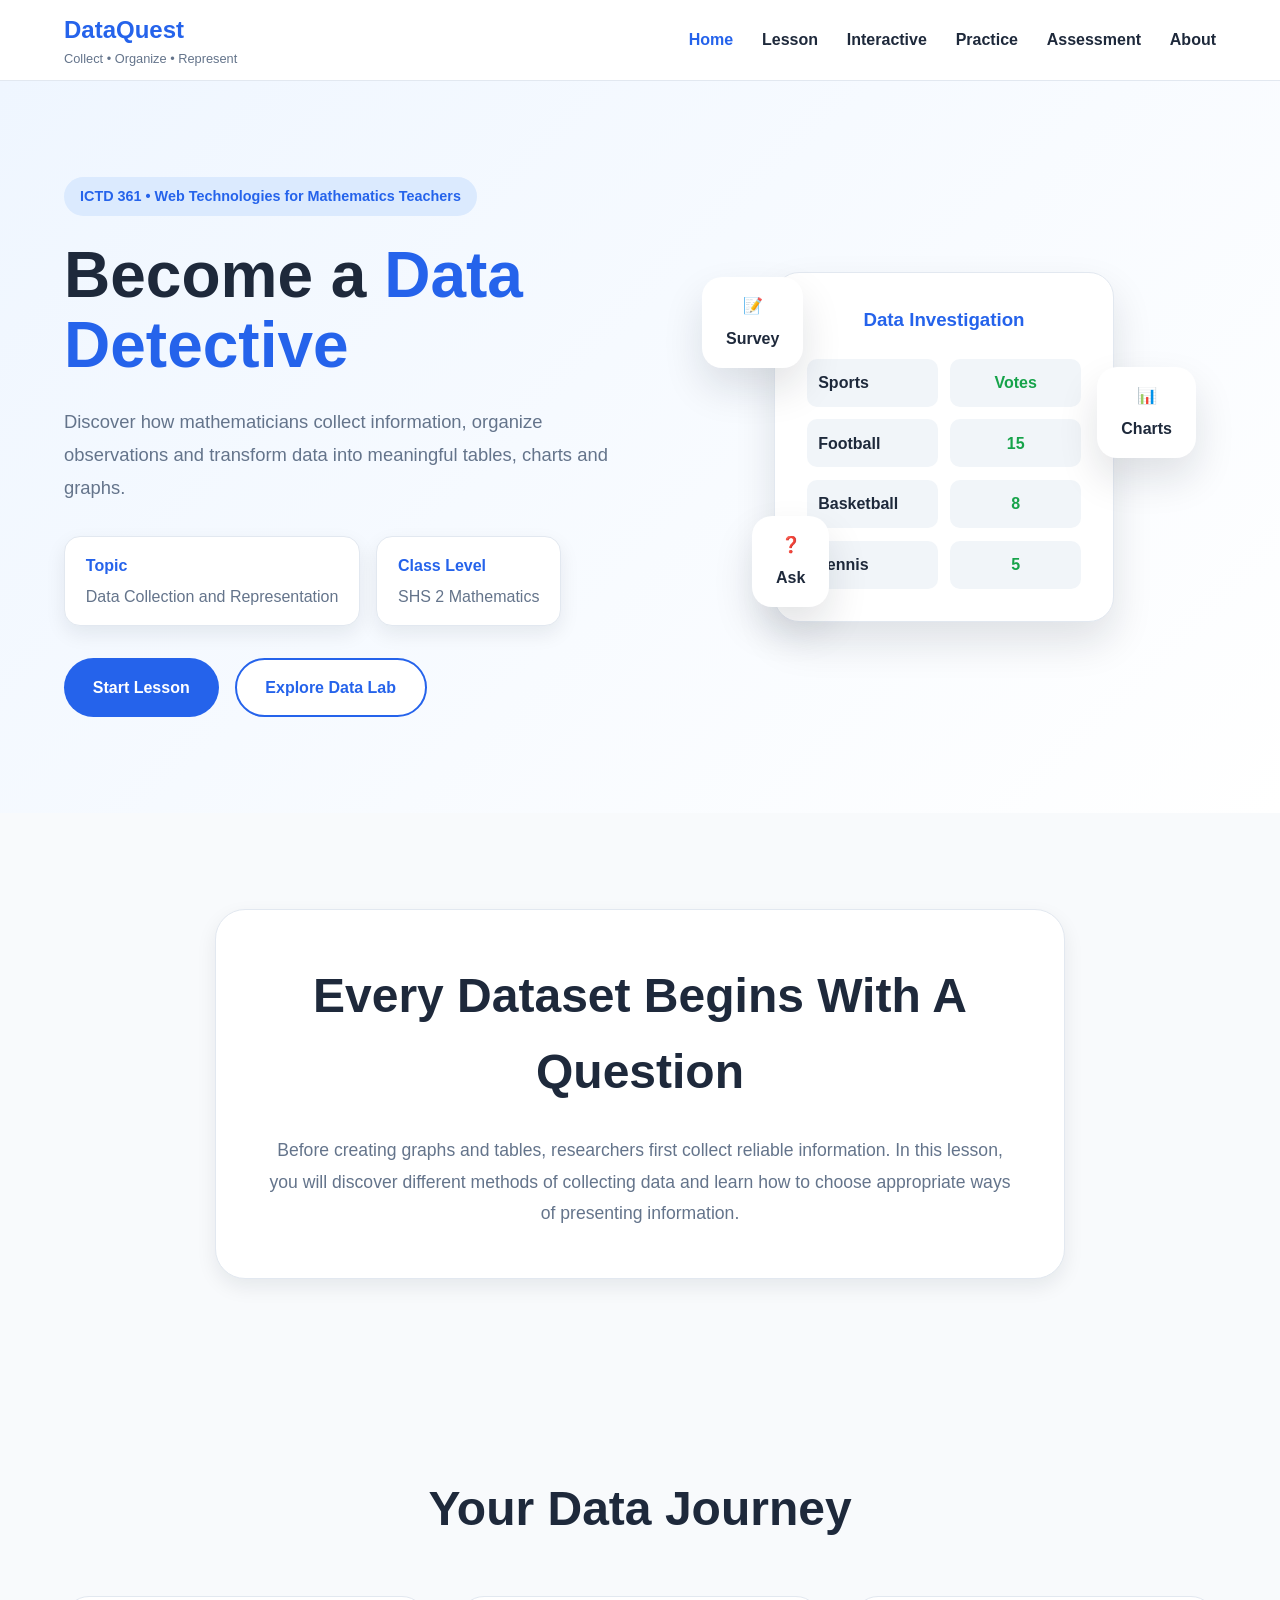
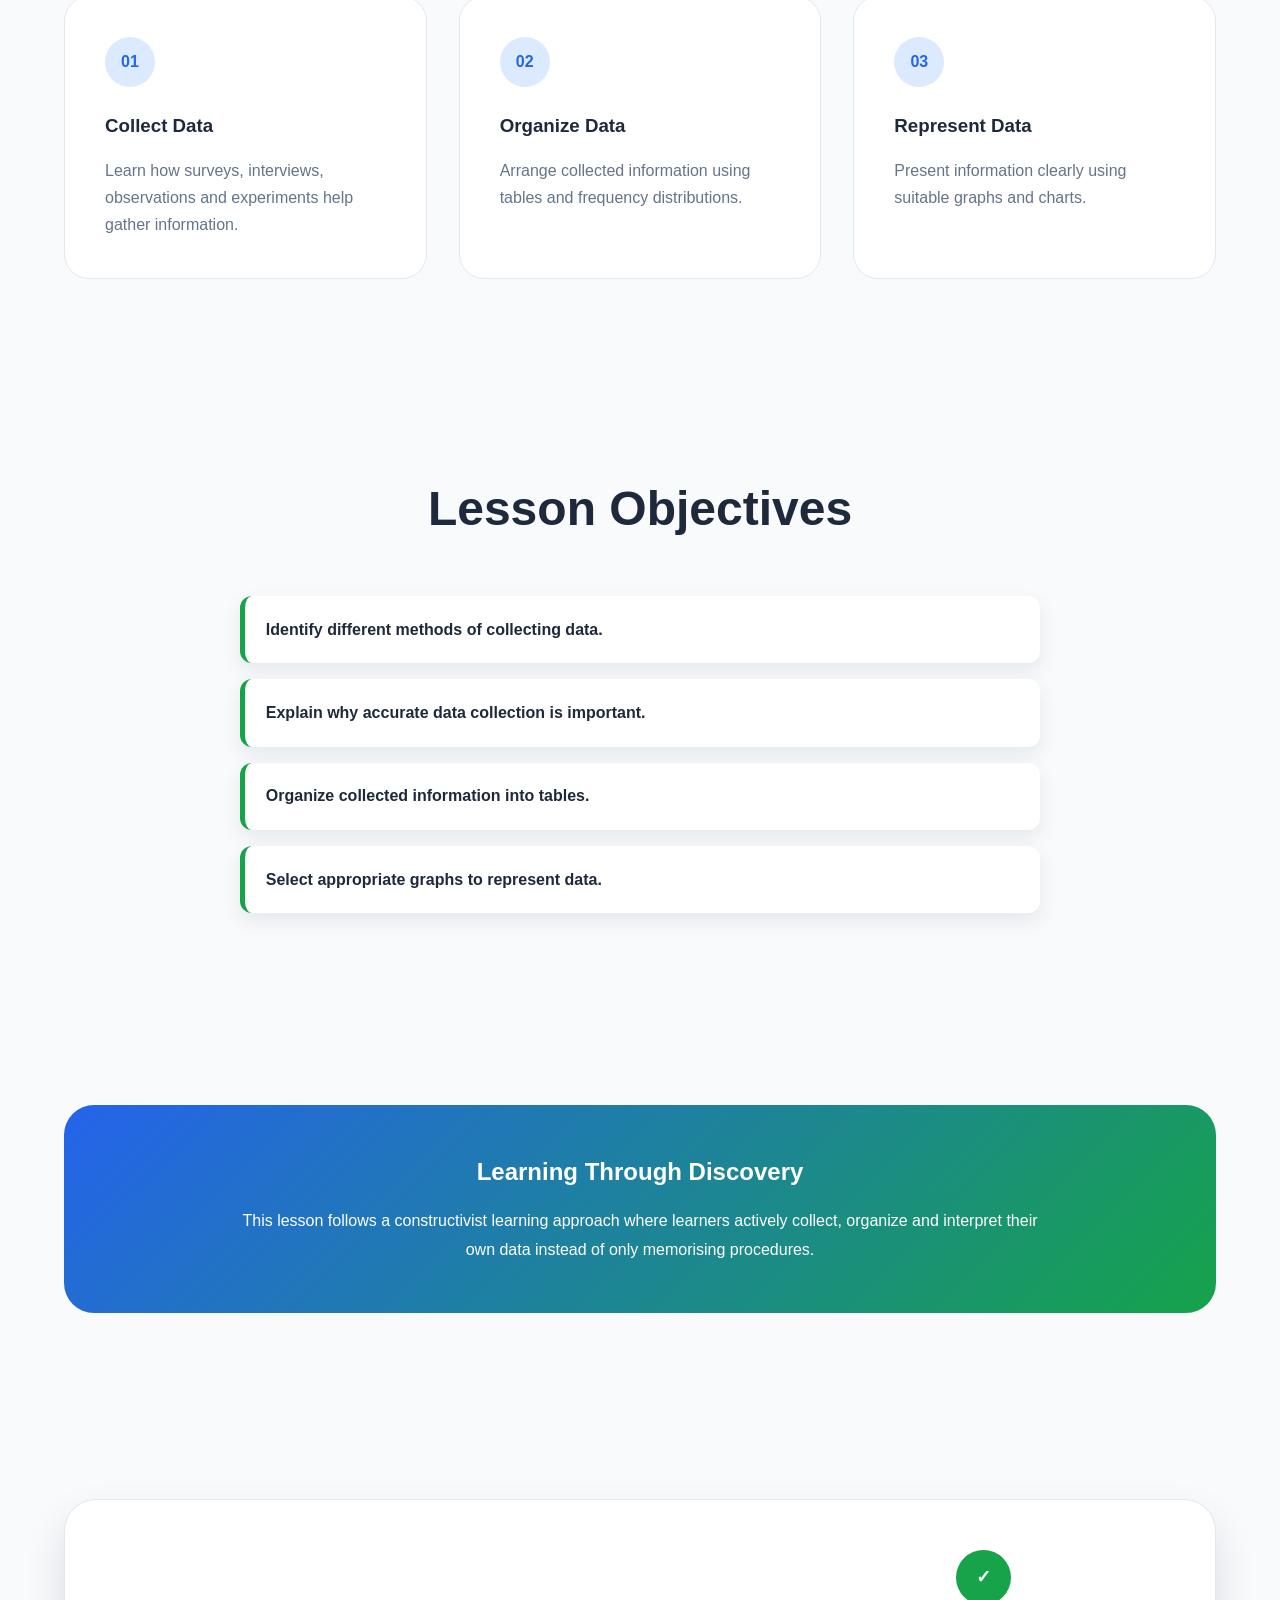
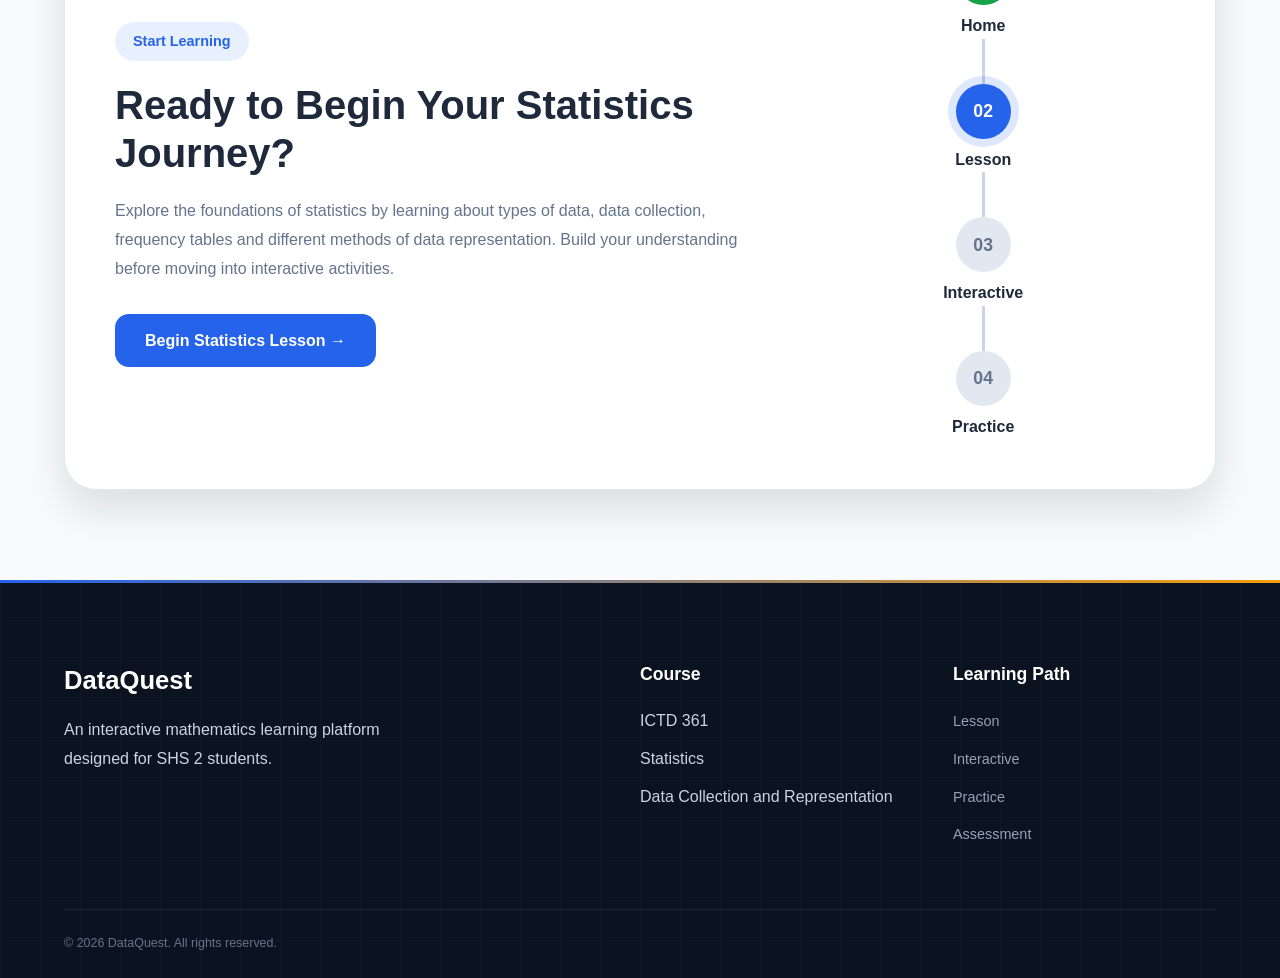
<file: index.html>
<!doctype html>
<html lang="en">
  <head>
    <meta charset="UTF-8" />

    <meta name="viewport" content="width=device-width, initial-scale=1.0" />

    <meta
      name="description"
      content="DataWise Classroom helps SHS 2 students understand data collection and representation through interactive learning."
    />

    <title>DataQuest | Collecting and Representing Data</title>

    <link rel="stylesheet" href="css/style.css" />

    <link rel="stylesheet" href="css/index.css" />

    <link rel="stylesheet" href="css/components/next-journey.css" />
    <link rel="stylesheet" href="css/footer.css" />
  </head>

  <body>
    <!-- =========================
         HEADER
    ========================== -->

    <header class="header">
      <div class="container">
        <nav class="navbar">
          <a href="index.html" class="logo">
            <h2>DataQuest</h2>

            <span> Collect • Organize • Represent </span>
          </a>

          <button class="menu-toggle">
            <span></span>

            <span></span>

            <span></span>
          </button>

          <div class="nav-menu">
            <ul class="nav-links">
              <li>
                <a href="index.html" class="active"> Home </a>
              </li>

              <li>
                <a href="lesson.html"> Lesson </a>
              </li>

              <li>
                <a href="interactive.html"> Interactive </a>
              </li>

              <li>
                <a href="practice.html"> Practice </a>
              </li>

              <li>
                <a href="assessment.html"> Assessment </a>
              </li>
              <li>
                <a href="about.html"> About </a>
              </li>
            </ul>
          </div>
        </nav>
      </div>
    </header>

    <main>
      <!-- =========================
           HERO SECTION
      ========================== -->

      <section class="hero">
        <div class="container">
          <div class="hero-wrapper">
            <div class="hero-content">
              <p class="course-label">
                ICTD 361 • Web Technologies for Mathematics Teachers
              </p>

              <h1>
                Become a
                <span> Data Detective </span>
              </h1>

              <p class="hero-text">
                Discover how mathematicians collect information, organize
                observations and transform data into meaningful tables, charts
                and graphs.
              </p>

              <div class="lesson-info">
                <div>
                  <strong> Topic </strong>

                  <p>Data Collection and Representation</p>
                </div>

                <div>
                  <strong> Class Level </strong>

                  <p>SHS 2 Mathematics</p>
                </div>
              </div>

              <div class="hero-buttons">
                <a href="lesson.html" class="btn primary-btn"> Start Lesson </a>

                <a href="interactive.html" class="btn secondary-btn">
                  Explore Data Lab
                </a>
              </div>
            </div>

            <!-- CSS ILLUSTRATION AREA -->

            <div class="data-illustration">
              <div class="board">
                <h3>Data Investigation</h3>

                <div class="mini-table">
                  <span> Sports </span>

                  <span> Votes </span>

                  <span> Football </span>

                  <span> 15 </span>

                  <span> Basketball </span>

                  <span> 8 </span>

                  <span> Tennis </span>

                  <span> 5 </span>
                </div>
              </div>

              <div class="floating-object survey-card">
                📝

                <p>Survey</p>
              </div>

              <div class="floating-object chart-card">
                📊

                <p>Charts</p>
              </div>

              <div class="floating-object question-card">
                ❓

                <p>Ask</p>
              </div>
            </div>
          </div>
        </div>
      </section>

      <!-- =========================
           INTRODUCTION
      ========================== -->

      <section class="introduction">
        <div class="container">
          <div class="intro-box">
            <h2>Every Dataset Begins With A Question</h2>

            <p>
              Before creating graphs and tables, researchers first collect
              reliable information. In this lesson, you will discover different
              methods of collecting data and learn how to choose appropriate
              ways of presenting information.
            </p>
          </div>
        </div>
      </section>

      <!-- =========================
           LEARNING OVERVIEW
      ========================== -->

      <section class="overview">
        <div class="container">
          <h2 class="section-title">Your Data Journey</h2>

          <div class="overview-grid">
            <article class="overview-card">
              <span> 01 </span>

              <h3>Collect Data</h3>

              <p>
                Learn how surveys, interviews, observations and experiments help
                gather information.
              </p>
            </article>

            <article class="overview-card">
              <span> 02 </span>

              <h3>Organize Data</h3>

              <p>
                Arrange collected information using tables and frequency
                distributions.
              </p>
            </article>

            <article class="overview-card">
              <span> 03 </span>

              <h3>Represent Data</h3>

              <p>
                Present information clearly using suitable graphs and charts.
              </p>
            </article>
          </div>
        </div>
      </section>

      <!-- =========================
           OBJECTIVES
      ========================== -->

      <section class="objectives">
        <div class="container">
          <h2 class="section-title">Lesson Objectives</h2>

          <ul class="objective-list">
            <li>Identify different methods of collecting data.</li>

            <li>Explain why accurate data collection is important.</li>

            <li>Organize collected information into tables.</li>

            <li>Select appropriate graphs to represent data.</li>
          </ul>
        </div>
      </section>

      <!-- =========================
           TEACHING APPROACH
      ========================== -->

      <section class="teaching">
        <div class="container">
          <div class="teaching-box">
            <h2>Learning Through Discovery</h2>

            <p>
              This lesson follows a constructivist learning approach where
              learners actively collect, organize and interpret their own data
              instead of only memorising procedures.
            </p>
          </div>
        </div>
      </section>

      <!-- =========================
     NEXT STEP SECTION
========================= -->

      <section class="next-section">
        <div class="container">
          <div class="next-card">
            <div class="next-content">
              <span class="next-label"> Start Learning </span>

              <h2>Ready to Begin Your Statistics Journey?</h2>

              <p>
                Explore the foundations of statistics by learning about types of
                data, data collection, frequency tables and different methods of
                data representation. Build your understanding before moving into
                interactive activities.
              </p>

              <a href="lesson.html" class="next-button">
                Begin Statistics Lesson →
              </a>
            </div>

            <div class="next-progress">
              <div class="progress-item completed">
                <span> ✓ </span>

                <p>Home</p>
              </div>

              <div class="line"></div>

              <div class="progress-item active">
                <span> 02 </span>

                <p>Lesson</p>
              </div>

              <div class="line"></div>

              <div class="progress-item">
                <span> 03 </span>

                <p>Interactive</p>
              </div>

              <div class="line"></div>

              <div class="progress-item">
                <span> 04 </span>

                <p>Practice</p>
              </div>
            </div>
          </div>
        </div>
      </section>
    </main>

    <!-- =========================
         FOOTER
    ========================== -->

    <!-- =========================
        FOOTER
========================= -->

    <footer class="footer">
      <div class="container">
        <div class="footer-content">
          <div class="footer-brand">
            <h3>DataQuest</h3>

            <p>
              An interactive mathematics learning platform designed for SHS 2
              students.
            </p>
          </div>

          <div class="footer-course">
            <h4>Course</h4>

            <ul>
              <li>ICTD 361</li>

              <li>Statistics</li>

              <li>Data Collection and Representation</li>
            </ul>
          </div>

          <div class="footer-links">
            <h4>Learning Path</h4>

            <ul>
              <li>
                <a href="lesson.html"> Lesson </a>
              </li>

              <li>
                <a href="interactive.html"> Interactive </a>
              </li>

              <li>
                <a href="practice.html"> Practice </a>
              </li>

              <li>
                <a href="assessment.html"> Assessment </a>
              </li>
            </ul>
          </div>
        </div>

        <div class="footer-bottom">
          <p>© 2026 DataQuest. All rights reserved.</p>
        </div>
      </div>
    </footer>

    <script src="js/navbar.js"></script>
  </body>
</html>
</file>
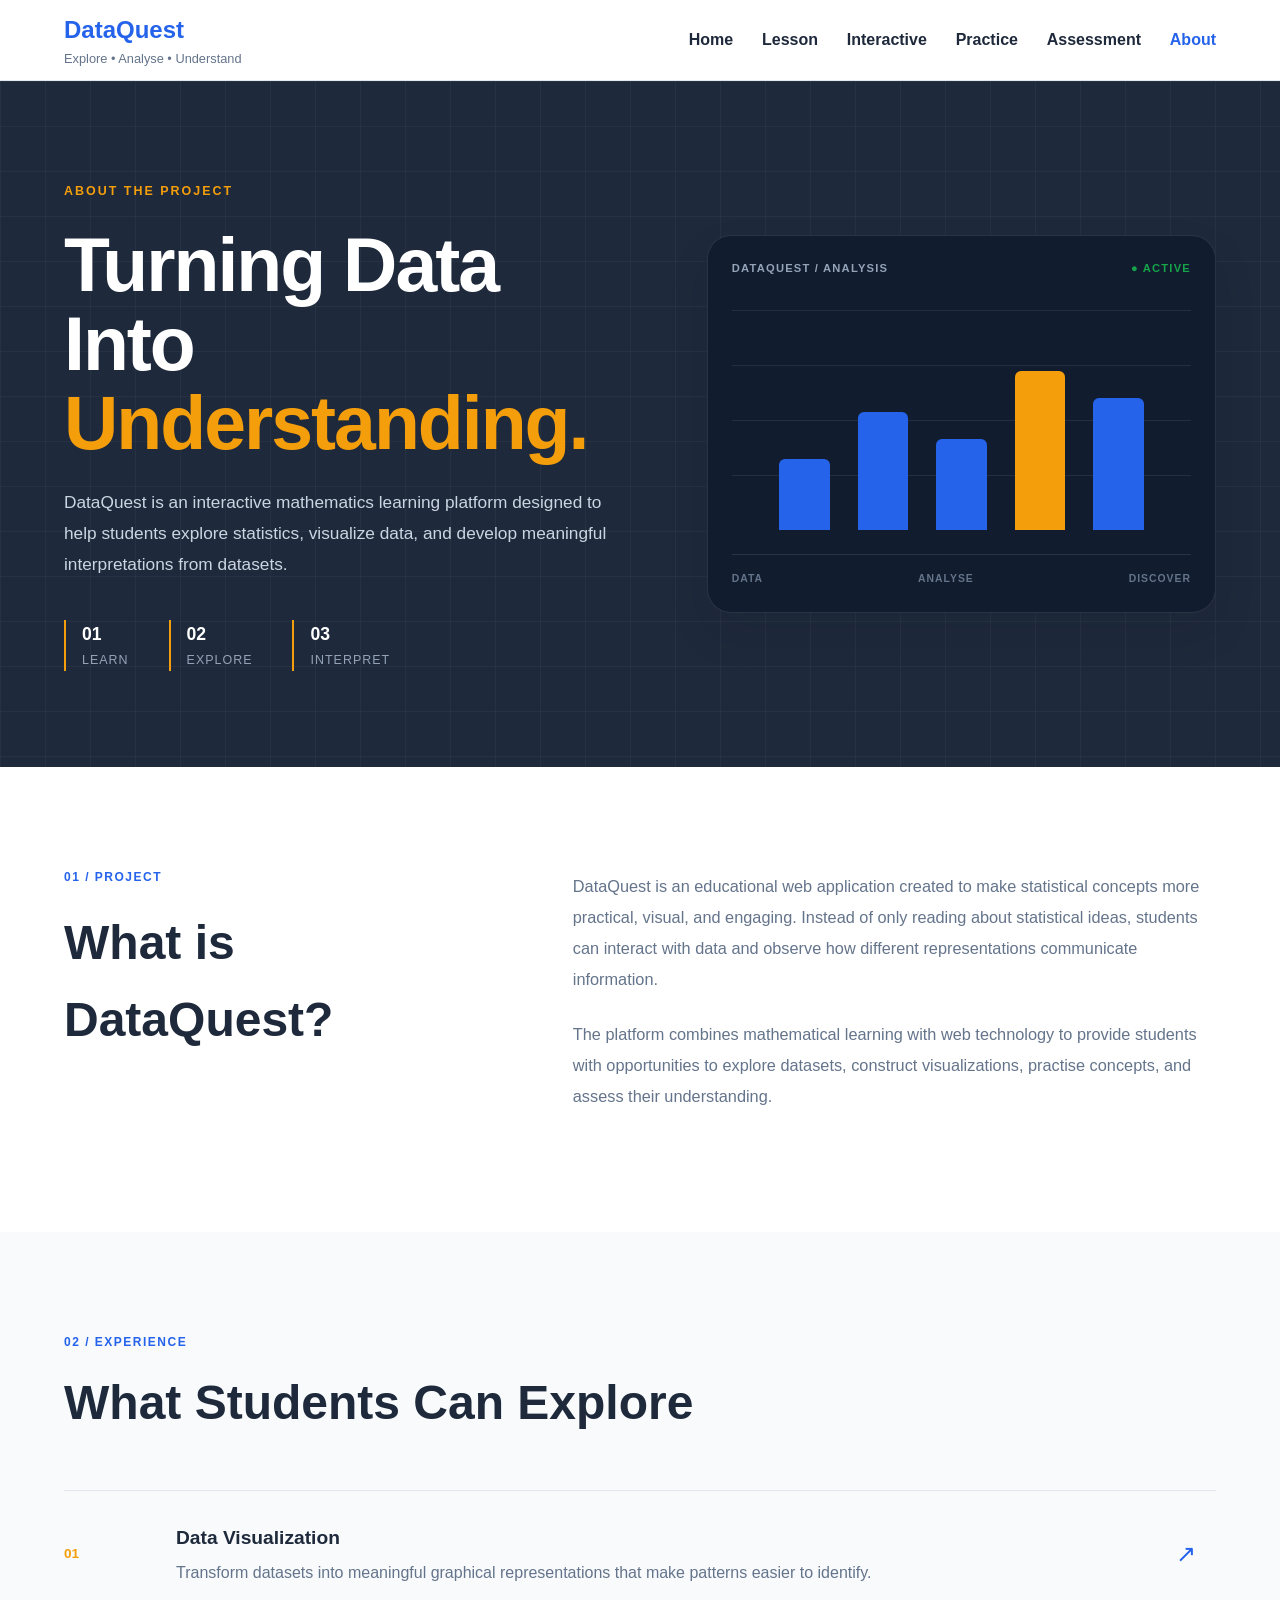
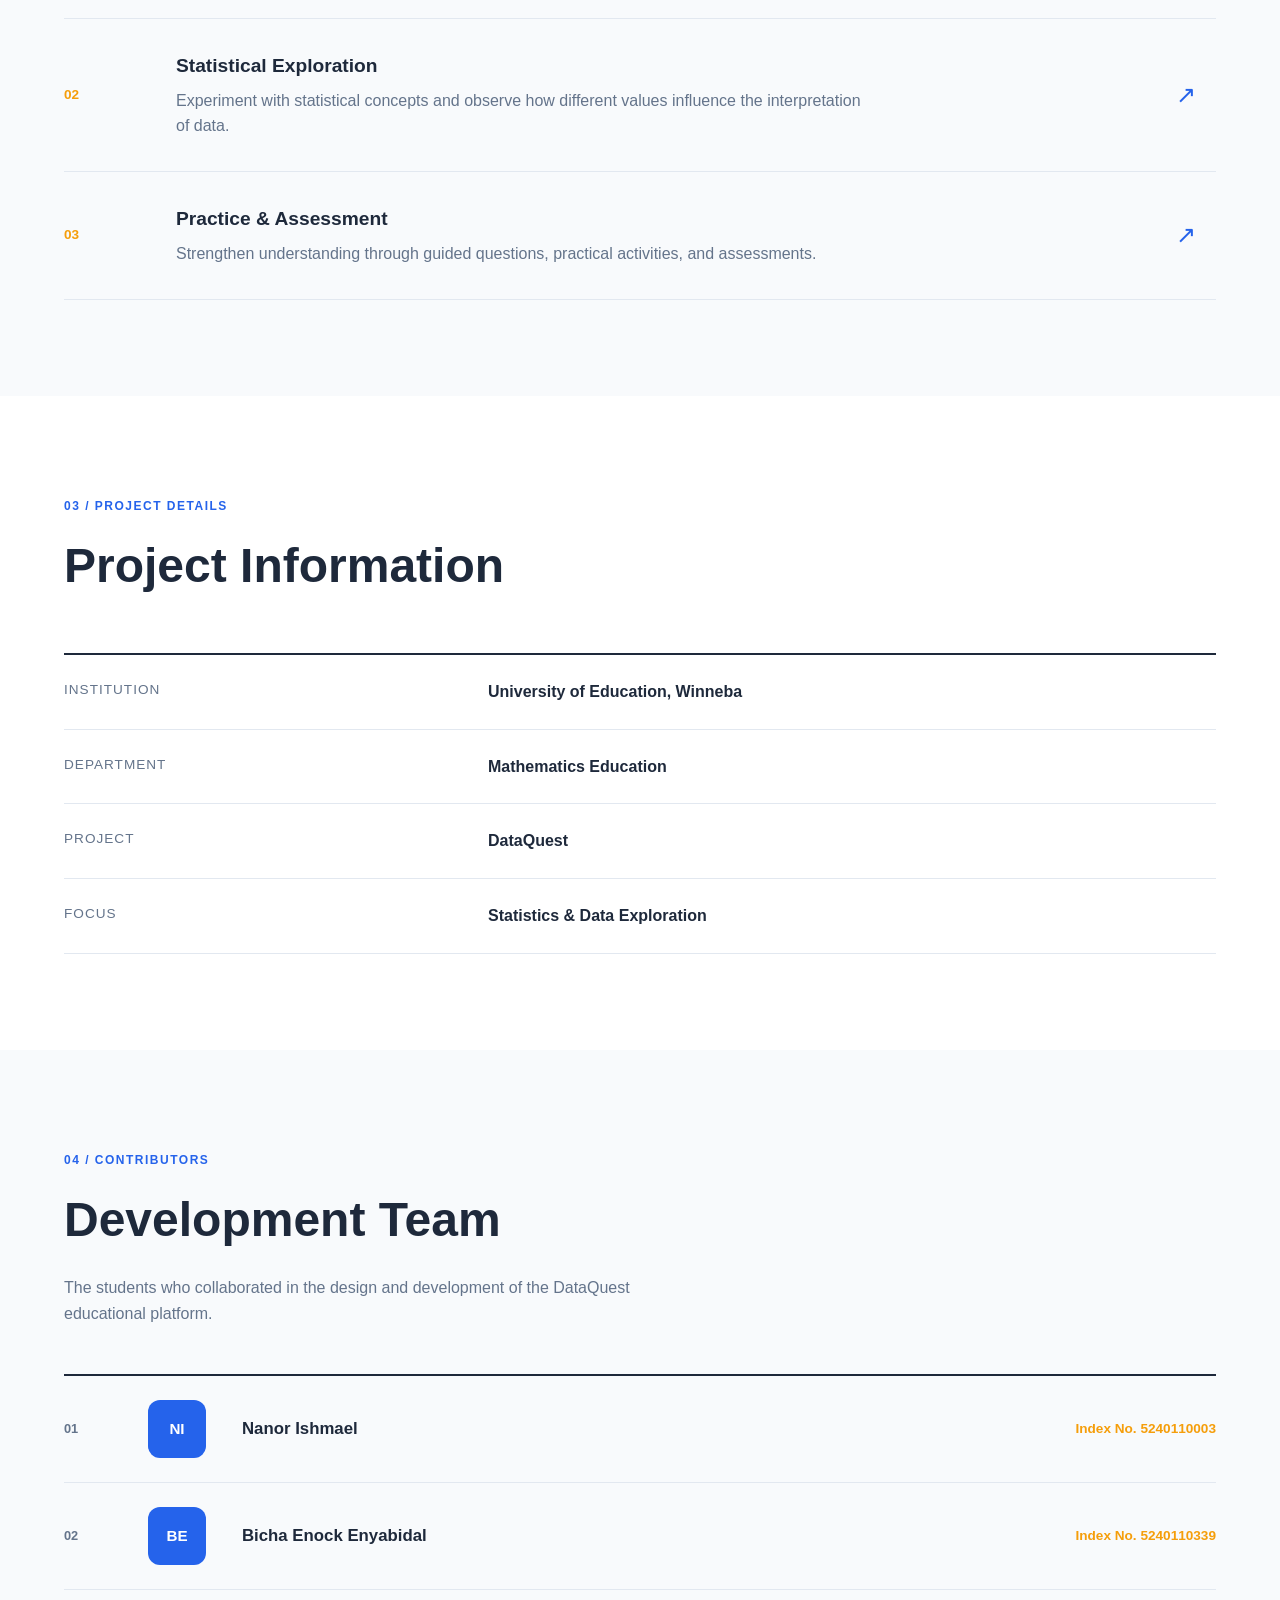
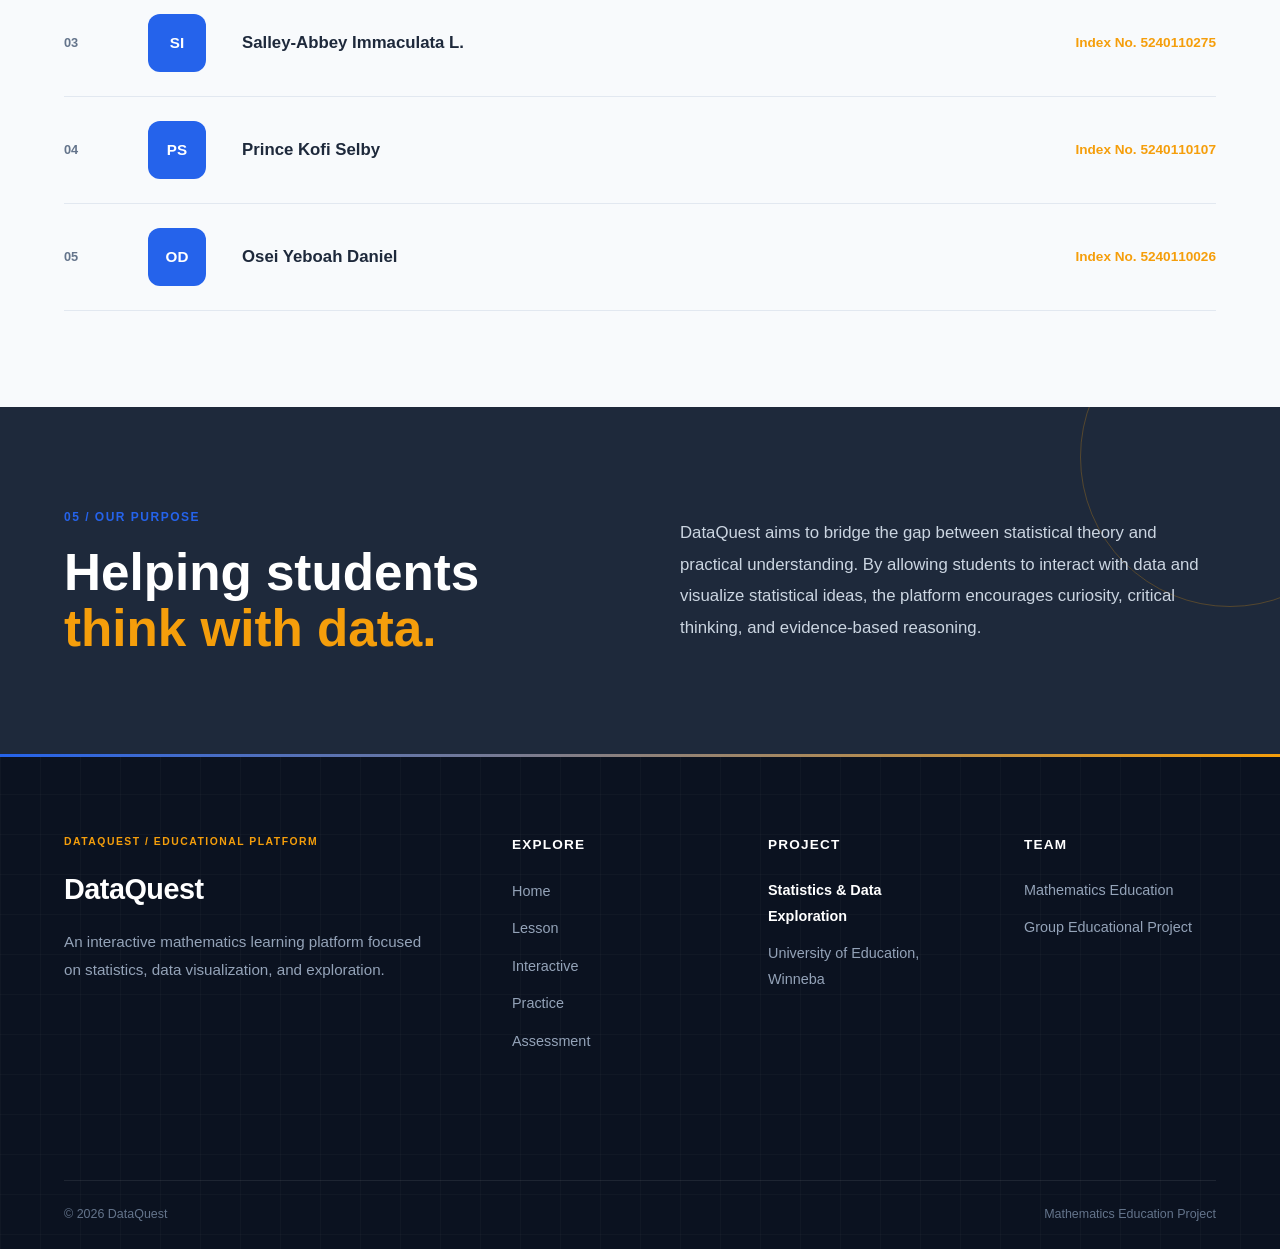
<file: about.html>
<!doctype html>
<html lang="en">
  <head>
    <meta charset="UTF-8" />

    <meta name="viewport" content="width=device-width, initial-scale=1.0" />

    <title>About | DataQuest</title>

    <link rel="stylesheet" href="css/style.css" />
    <link rel="stylesheet" href="css/about.css" />
    <link rel="stylesheet" href="css/footer.css" />
  </head>

  <body>
    <!-- =========================================
         HEADER
    ========================================== -->

    <header class="header">
      <div class="container navbar">
        <!-- LOGO -->
        <div class="logo">
          <h2>DataQuest</h2>
          <span>Explore • Analyse • Understand</span>
        </div>

        <!-- MOBILE MENU -->
        <button
          class="menu-toggle"
          id="menuToggle"
          aria-label="Open navigation"
          aria-expanded="false"
        >
          <span></span>
          <span></span>
          <span></span>
        </button>

        <!-- NAVIGATION -->
        <nav class="nav-menu" id="navMenu">
          <ul class="nav-links">
            <li>
              <a href="index.html">Home</a>
            </li>

            <li>
              <a href="lesson.html">Lesson</a>
            </li>

            <li>
              <a href="interactive.html">Interactive</a>
            </li>

            <li>
              <a href="practice.html">Practice</a>
            </li>

            <li>
              <a href="assessment.html">Assessment</a>
            </li>

            <li>
              <a href="about.html" class="active"> About </a>
            </li>
          </ul>
        </nav>
      </div>
    </header>

    <main>
      <!-- =========================================
           HERO
      ========================================== -->

      <section class="data-hero">
        <div class="container data-hero-grid">
          <!-- HERO TEXT -->

          <div class="data-hero-content">
            <span class="hero-label"> ABOUT THE PROJECT </span>

            <h1>
              Turning Data Into
              <span>Understanding.</span>
            </h1>

            <p>
              DataQuest is an interactive mathematics learning platform designed
              to help students explore statistics, visualize data, and develop
              meaningful interpretations from datasets.
            </p>

            <div class="hero-meta">
              <div>
                <strong>01</strong>
                <span>Learn</span>
              </div>

              <div>
                <strong>02</strong>
                <span>Explore</span>
              </div>

              <div>
                <strong>03</strong>
                <span>Interpret</span>
              </div>
            </div>
          </div>

          <!-- DATA VISUAL -->
          <div class="data-visual">
            <div class="visual-header">
              <span>DATAQUEST / ANALYSIS</span>

              <span class="status"> ● ACTIVE </span>
            </div>

            <div class="chart-area">
              <div class="chart-grid"></div>

              <div class="bar bar-one"></div>
              <div class="bar bar-two"></div>
              <div class="bar bar-three"></div>
              <div class="bar bar-four"></div>
              <div class="bar bar-five"></div>
            </div>

            <div class="visual-footer">
              <span>DATA</span>
              <span>ANALYSE</span>
              <span>DISCOVER</span>
            </div>
          </div>
        </div>
      </section>

      <!-- =========================================
           PROJECT INTRODUCTION
      ========================================== -->

      <section class="introduction">
        <div class="container intro-grid">
          <div class="intro-heading">
            <span class="section-number"> 01 / PROJECT </span>

            <h2>What is DataQuest?</h2>
          </div>

          <div class="intro-text">
            <p>
              DataQuest is an educational web application created to make
              statistical concepts more practical, visual, and engaging. Instead
              of only reading about statistical ideas, students can interact
              with data and observe how different representations communicate
              information.
            </p>

            <p>
              The platform combines mathematical learning with web technology to
              provide students with opportunities to explore datasets, construct
              visualizations, practise concepts, and assess their understanding.
            </p>
          </div>
        </div>
      </section>

      <!-- =========================================
           FEATURES
      ========================================== -->

      <section class="exploration">
        <div class="container">
          <div class="section-heading">
            <span class="section-number"> 02 / EXPERIENCE </span>

            <h2>What Students Can Explore</h2>
          </div>

          <div class="feature-list">
            <div class="feature-row">
              <span class="feature-number"> 01 </span>

              <div>
                <h3>Data Visualization</h3>

                <p>
                  Transform datasets into meaningful graphical representations
                  that make patterns easier to identify.
                </p>
              </div>

              <span class="feature-symbol"> ↗ </span>
            </div>

            <div class="feature-row">
              <span class="feature-number"> 02 </span>

              <div>
                <h3>Statistical Exploration</h3>

                <p>
                  Experiment with statistical concepts and observe how different
                  values influence the interpretation of data.
                </p>
              </div>

              <span class="feature-symbol"> ↗ </span>
            </div>

            <div class="feature-row">
              <span class="feature-number"> 03 </span>

              <div>
                <h3>Practice & Assessment</h3>

                <p>
                  Strengthen understanding through guided questions, practical
                  activities, and assessments.
                </p>
              </div>

              <span class="feature-symbol"> ↗ </span>
            </div>
          </div>
        </div>
      </section>

      <!-- =========================================
           PROJECT INFORMATION
      ========================================== -->

      <section class="project-info">
        <div class="container">
          <div class="section-heading">
            <span class="section-number"> 03 / PROJECT DETAILS </span>

            <h2>Project Information</h2>
          </div>

          <div class="info-table">
            <div class="info-line">
              <span> Institution </span>

              <strong> University of Education, Winneba </strong>
            </div>

            <div class="info-line">
              <span> Department </span>

              <strong> Mathematics Education </strong>
            </div>

            <div class="info-line">
              <span> Project </span>

              <strong> DataQuest </strong>
            </div>

            <div class="info-line">
              <span> Focus </span>

              <strong> Statistics & Data Exploration </strong>
            </div>
          </div>
        </div>
      </section>

      <!-- =========================================
           TEAM
      ========================================== -->

      <section class="team">
        <div class="container">
          <div class="section-heading">
            <span class="section-number"> 04 / CONTRIBUTORS </span>

            <h2>Development Team</h2>

            <p>
              The students who collaborated in the design and development of the
              DataQuest educational platform.
            </p>
          </div>

          <div class="team-list">
            <!-- MEMBER 01 -->

            <article class="team-member">
              <span class="member-number"> 01 </span>

              <div class="member-initial">NI</div>

              <div class="member-details">
                <h3>Nanor Ishmael</h3>

                <span> Index No. 5240110003 </span>
              </div>
            </article>

            <!-- MEMBER 02 -->

            <article class="team-member">
              <span class="member-number"> 02 </span>

              <div class="member-initial">BE</div>

              <div class="member-details">
                <h3>Bicha Enock Enyabidal</h3>

                <span> Index No. 5240110339 </span>
              </div>
            </article>

            <!-- MEMBER 03 -->

            <article class="team-member">
              <span class="member-number"> 03 </span>

              <div class="member-initial">SI</div>

              <div class="member-details">
                <h3>Salley-Abbey Immaculata L.</h3>

                <span> Index No. 5240110275 </span>
              </div>
            </article>

            <!-- MEMBER 04 -->

            <article class="team-member">
              <span class="member-number"> 04 </span>

              <div class="member-initial">PS</div>

              <div class="member-details">
                <h3>Prince Kofi Selby</h3>

                <span> Index No. 5240110107 </span>
              </div>
            </article>

            <!-- MEMBER 05 -->

            <article class="team-member">
              <span class="member-number"> 05 </span>

              <div class="member-initial">OD</div>

              <div class="member-details">
                <h3>Osei Yeboah Daniel</h3>

                <span> Index No. 5240110026 </span>
              </div>
            </article>
          </div>
        </div>
      </section>

      <!-- =========================================
           EDUCATIONAL PURPOSE
      ========================================== -->

      <section class="purpose">
        <div class="container purpose-grid">
          <div>
            <span class="section-number"> 05 / OUR PURPOSE </span>

            <h2>
              Helping students
              <span>think with data.</span>
            </h2>
          </div>

          <p>
            DataQuest aims to bridge the gap between statistical theory and
            practical understanding. By allowing students to interact with data
            and visualize statistical ideas, the platform encourages curiosity,
            critical thinking, and evidence-based reasoning.
          </p>
        </div>
      </section>
    </main>

    <!-- =========================================
         FOOTER
    ========================================== -->

    <footer class="footer">
      <div class="container">
        <div class="footer-grid">
          <div class="footer-column">
            <h3 class="footer-logo">DataQuest</h3>

            <p>
              An interactive mathematics learning platform focused on
              statistics, data visualization, and exploration.
            </p>
          </div>

          <div class="footer-column">
            <h4>Explore</h4>

            <ul class="footer-links">
              <li>
                <a href="index.html"> Home </a>
              </li>

              <li>
                <a href="lesson.html"> Lesson </a>
              </li>

              <li>
                <a href="interactive.html"> Interactive </a>
              </li>

              <li>
                <a href="practice.html"> Practice </a>
              </li>

              <li>
                <a href="assessment.html"> Assessment </a>
              </li>
            </ul>
          </div>

          <div class="footer-column">
            <h4>Project</h4>

            <p>Statistics & Data Exploration</p>

            <p>University of Education, Winneba</p>
          </div>

          <div class="footer-column">
            <h4>Team</h4>

            <p>Mathematics Education</p>

            <p>Group Educational Project</p>
          </div>
        </div>

        <div class="footer-bottom">
          <p>© 2026 DataQuest</p>

          <p>Mathematics Education Project</p>
        </div>
      </div>
    </footer>

    <script src="js/navbar.js"></script>
  </body>
</html>
</file>
<file: css/style.css>
/* =====================================================
   DATAWISE CLASSROOM
   GLOBAL STYLESHEET
===================================================== */

/* =====================================================
   CSS RESET
===================================================== */

*,
*::before,
*::after {
  margin: 0;

  padding: 0;

  box-sizing: border-box;
}

html {
  scroll-behavior: smooth;
}

body {
  font-family: "Segoe UI", Arial, sans-serif;

  background: var(--background);

  color: var(--text-color);

  line-height: 1.6;
}

/* =====================================================
   ROOT VARIABLES
===================================================== */

:root {
  /* Main classroom colours */

  --primary-color: #2563eb;

  --secondary-color: #16a34a;

  --accent-color: #f59e0b;

  /* Background */

  --background: #f8fafc;

  --surface: #ffffff;

  /* Text */

  --text-color: #1e293b;

  --muted-text: #64748b;

  /* Borders */

  --border-color: #e2e8f0;

  /* Shadows */

  --shadow-small: 0 8px 20px rgba(15, 23, 42, 0.08);

  --shadow-medium: 0 20px 40px rgba(15, 23, 42, 0.12);

  /* Radius */

  --radius-small: 12px;

  --radius-medium: 24px;

  --radius-large: 32px;
}

/* =====================================================
   GLOBAL ELEMENTS
===================================================== */

a {
  text-decoration: none;

  color: inherit;
}

ul {
  list-style: none;
}

img {
  max-width: 100%;

  display: block;
}

.container {
  width: min(90%, 1200px);

  margin-inline: auto;
}

/* =====================================================
   HEADER / NAVBAR
===================================================== */

.header {
  position: sticky;

  top: 0;

  z-index: 1000;

  background: rgba(255, 255, 255, 0.9);

  backdrop-filter: blur(10px);

  border-bottom: 1px solid var(--border-color);
}

.navbar {
  height: 80px;

  display: flex;

  align-items: center;

  justify-content: space-between;
}

.logo h2 {
  color: var(--primary-color);

  font-size: 1.5rem;
}

.logo span {
  display: block;

  font-size: 0.8rem;

  color: var(--muted-text);
}

.nav-menu {
  display: flex;

  align-items: center;

  gap: 2rem;
}

.nav-links {
  display: flex;

  gap: 1.8rem;
}

.nav-links a {
  font-weight: 600;

  color: var(--text-color);

  transition: 0.3s ease;
}

.nav-links a:hover,
.nav-links .active {
  color: var(--primary-color);
}

/* Mobile menu button */

.menu-toggle {
  display: none;

  flex-direction: column;

  gap: 5px;

  border: none;

  background: transparent;

  cursor: pointer;
}

.menu-toggle span {
  width: 25px;

  height: 3px;

  background: var(--text-color);

  border-radius: 5px;
}

/* =====================================================
   BUTTONS
===================================================== */

.btn {
  display: inline-flex;

  align-items: center;

  justify-content: center;

  padding: 0.9rem 1.8rem;

  border-radius: 50px;

  font-weight: 700;

  transition: 0.3s ease;

  cursor: pointer;
}

.primary-btn {
  background: var(--primary-color);

  color: white;
}

.primary-btn:hover {
  transform: translateY(-3px);

  box-shadow: var(--shadow-medium);
}

.secondary-btn {
  border: 2px solid var(--primary-color);

  color: var(--primary-color);

  background: white;
}

.secondary-btn:hover {
  background: var(--primary-color);

  color: white;
}

/* =====================================================
   SECTION COMMON STYLES
===================================================== */

.section-title {
  text-align: center;

  font-size: clamp(2rem, 4vw, 3rem);

  margin-bottom: 3rem;

  color: var(--text-color);
}
/* =====================================================
   RESPONSIVE NAVIGATION
===================================================== */

@media (max-width: 900px) {
  .nav-menu {
    position: absolute;

    top: 80px;

    left: 0;

    width: 100%;

    background: white;

    padding: 2rem;

    flex-direction: column;

    box-shadow: var(--shadow-medium);

    /* animation setup */

    opacity: 0;

    visibility: hidden;

    transform: translateY(-20px);

    transition:
      opacity 0.35s ease,
      transform 0.35s ease,
      visibility 0.35s ease;
  }

  .nav-menu.active {
    opacity: 1;

    visibility: visible;

    transform: translateY(0);
  }

  .nav-links {
    flex-direction: column;

    text-align: center;

    gap: 1.5rem;
  }

  .menu-toggle {
    display: flex;
  }

  /* hamburger animation */

  .menu-toggle span {
    transition:
      transform 0.3s ease,
      opacity 0.3s ease;
  }

  .menu-toggle.active span:nth-child(1) {
    transform: rotate(45deg) translate(5px, 5px);
  }

  .menu-toggle.active span:nth-child(2) {
    opacity: 0;
  }

  .menu-toggle.active span:nth-child(3) {
    transform: rotate(-45deg) translate(6px, -6px);
  }
}
</file>
<file: css/index.css>
/* =====================================================
   DATAWISE CLASSROOM
   HOMEPAGE STYLES
===================================================== */

/* =====================================================
   HERO SECTION
===================================================== */

.hero {
  padding: 6rem 0;

  overflow: hidden;

  background: linear-gradient(135deg, #eff6ff, #ffffff);
}

.hero-wrapper {
  display: grid;

  grid-template-columns: 1fr 1fr;

  align-items: center;

  gap: 4rem;
}

.hero-content {
  max-width: 620px;
}

.course-label {
  display: inline-block;

  background: #dbeafe;

  color: var(--primary-color);

  padding: 0.5rem 1rem;

  border-radius: 50px;

  font-weight: 700;

  font-size: 0.9rem;

  margin-bottom: 1.5rem;
}

.hero-content h1 {
  font-size: clamp(2.8rem, 5vw, 4.5rem);

  line-height: 1.1;

  margin-bottom: 1.5rem;
}

.hero-content h1 span {
  color: var(--primary-color);
}

.hero-text {
  color: var(--muted-text);

  font-size: 1.15rem;

  line-height: 1.8;

  margin-bottom: 2rem;
}

/* LESSON INFORMATION */

.lesson-info {
  display: flex;

  gap: 1rem;

  flex-wrap: wrap;

  margin-bottom: 2rem;
}

.lesson-info div {
  background: white;

  border: 1px solid var(--border-color);

  padding: 1rem 1.3rem;

  border-radius: 16px;

  box-shadow: var(--shadow-small);
}

.lesson-info strong {
  display: block;

  color: var(--primary-color);
}

.lesson-info p {
  margin-top: 0.3rem;

  color: var(--muted-text);
}

.hero-buttons {
  display: flex;

  gap: 1rem;

  flex-wrap: wrap;
}

/* =====================================================
   DATA INVESTIGATION ILLUSTRATION
===================================================== */

.data-illustration {
  position: relative;

  height: 480px;

  display: flex;

  justify-content: center;

  align-items: center;
}

.board {
  width: 340px;

  padding: 2rem;

  background: white;

  border-radius: 25px;

  box-shadow: var(--shadow-medium);

  border: 1px solid var(--border-color);

  animation: float 5s ease-in-out infinite;
}

.board h3 {
  text-align: center;

  margin-bottom: 1.5rem;

  color: var(--primary-color);
}

.mini-table {
  display: grid;

  grid-template-columns: 1fr 1fr;

  gap: 0.8rem;
}

.mini-table span {
  padding: 0.7rem;

  background: #f1f5f9;

  border-radius: 10px;

  font-weight: 600;
}

.mini-table span:nth-child(even) {
  text-align: center;

  color: var(--secondary-color);
}

/* FLOATING OBJECTS */

.floating-object {
  position: absolute;

  background: white;

  padding: 1rem 1.5rem;

  border-radius: 20px;

  box-shadow: var(--shadow-medium);

  text-align: center;

  animation: float 4s ease-in-out infinite;
}

.floating-object p {
  margin-top: 0.5rem;

  font-weight: 700;
}

.survey-card {
  top: 70px;

  left: 30px;
}

.chart-card {
  right: 20px;

  top: 160px;

  animation-delay: 1s;
}

.question-card {
  bottom: 80px;

  left: 80px;

  animation-delay: 2s;
}

/* =====================================================
   INTRODUCTION
===================================================== */

.introduction {
  padding: 6rem 0;
}

.intro-box {
  max-width: 850px;

  margin: auto;

  text-align: center;

  background: white;

  padding: 3rem;

  border-radius: 30px;

  border: 1px solid var(--border-color);

  box-shadow: var(--shadow-small);
}

.intro-box h2 {
  font-size: clamp(2rem, 4vw, 3rem);

  margin-bottom: 1.5rem;
}

.intro-box p {
  color: var(--muted-text);

  font-size: 1.1rem;

  line-height: 1.8;
}

/* =====================================================
   OVERVIEW CARDS
===================================================== */

.overview {
  padding: 6rem 0;

  background: #f8fafc;
}

.overview-grid {
  display: grid;

  grid-template-columns: repeat(3, 1fr);

  gap: 2rem;
}

.overview-card {
  background: white;

  padding: 2.5rem;

  border-radius: 25px;

  border: 1px solid var(--border-color);

  transition: 0.4s ease;
}

.overview-card:hover {
  transform: translateY(-10px);

  box-shadow: var(--shadow-medium);
}

.overview-card span {
  display: flex;

  width: 50px;

  height: 50px;

  align-items: center;

  justify-content: center;

  background: #dbeafe;

  color: var(--primary-color);

  border-radius: 50%;

  font-weight: 800;

  margin-bottom: 1.5rem;
}

.overview-card h3 {
  margin-bottom: 1rem;
}

.overview-card p {
  color: var(--muted-text);

  line-height: 1.7;
}

/* =====================================================
   OBJECTIVES
===================================================== */

.objectives {
  padding: 6rem 0;
}

.objective-list {
  max-width: 800px;

  margin: auto;

  display: grid;

  gap: 1rem;
}

.objective-list li {
  background: white;

  border-left: 5px solid var(--secondary-color);

  padding: 1.3rem;

  border-radius: 12px;

  box-shadow: var(--shadow-small);

  font-weight: 600;
}

/* =====================================================
   TEACHING APPROACH
===================================================== */

.teaching {
  padding: 6rem 0;
}

.teaching-box {
  background: linear-gradient(135deg, #2563eb, #16a34a);

  color: white;

  padding: 3rem;

  border-radius: 30px;

  text-align: center;
}

.teaching-box h2 {
  margin-bottom: 1rem;
}

.teaching-box p {
  max-width: 800px;

  margin: auto;

  line-height: 1.8;
}

/* =====================================================
   ANIMATIONS
===================================================== */

@keyframes float {
  0%,
  100% {
    transform: translateY(0);
  }

  50% {
    transform: translateY(-15px);
  }
}

/* =====================================================
   RESPONSIVENESS
===================================================== */

@media (max-width: 1000px) {
  .hero-wrapper {
    grid-template-columns: 1fr;

    text-align: center;
  }

  .hero-content {
    margin: auto;
  }

  .lesson-info {
    justify-content: center;
  }

  .hero-buttons {
    justify-content: center;
  }

  .data-illustration {
    margin-top: 3rem;
  }

  .overview-grid {
    grid-template-columns: 1fr;
  }
}

@media (max-width: 600px) {
  .hero {
    padding: 4rem 0;
  }

  .hero-content h1 {
    font-size: 2.5rem;
  }

  .data-illustration {
    height: 390px;
  }

  .board {
    width: 280px;

    padding: 1.5rem;
  }

  .survey-card {
    left: 0;
  }

  .chart-card {
    right: 0;
  }

  .question-card {
    left: 20px;

    bottom: 40px;
  }

  .intro-box {
    padding: 2rem 1.5rem;
  }

  .lesson-info {
    flex-direction: column;
  }
}
</file>
<file: css/components/next-journey.css>
/* =====================================================
    DATAQUEST LEARNING JOURNEY COMPONENT
===================================================== */

/* =====================================================
   MAIN SECTION
===================================================== */

.next-section {
  padding: 90px 0;
}

.next-card {
  display: grid;

  grid-template-columns: 1.4fr 0.8fr;

  gap: 50px;

  align-items: center;

  background: white;

  border: 1px solid var(--border-color);

  border-radius: 32px;

  padding: 50px;

  box-shadow: var(--shadow-medium);
}

/* =====================================================
   CONTENT SIDE
===================================================== */

.next-label {
  display: inline-flex;

  padding: 8px 18px;

  border-radius: 999px;

  background: rgba(37, 99, 235, 0.1);

  color: var(--primary-color);

  font-size: 0.9rem;

  font-weight: 700;

  margin-bottom: 20px;
}

.next-content h2 {
  font-size: clamp(1.8rem, 4vw, 2.5rem);

  line-height: 1.2;

  margin-bottom: 20px;
}

.next-content p {
  color: var(--muted-text);

  line-height: 1.8;

  margin-bottom: 30px;
}

/* =====================================================
   ACHIEVEMENTS
===================================================== */

.achievement-list {
  display: grid;

  grid-template-columns: repeat(2, 1fr);

  gap: 15px;

  margin-bottom: 35px;
}

.achievement-item {
  display: flex;

  align-items: center;

  gap: 12px;

  padding: 14px;

  border-radius: 14px;

  background: #f8fafc;

  border: 1px solid var(--border-color);
}

.achievement-item span {
  width: 28px;

  height: 28px;

  display: flex;

  align-items: center;

  justify-content: center;

  border-radius: 50%;

  background: #dcfce7;

  color: #16a34a;

  font-weight: 700;
}

.achievement-item p {
  margin: 0;

  color: var(--text-color);

  font-size: 0.95rem;
}

/* =====================================================
   BUTTON
===================================================== */

.next-button {
  display: inline-flex;

  align-items: center;

  justify-content: center;

  padding: 14px 30px;

  border-radius: 14px;

  background: var(--primary-color);

  color: white;

  font-weight: 700;

  transition: 0.3s ease;
}

.next-button:hover {
  transform: translateY(-4px);

  box-shadow: 0 15px 30px rgba(37, 99, 235, 0.25);
}

/* =====================================================
   LEARNING PROGRESS
===================================================== */

.next-progress {
  display: flex;

  flex-direction: column;

  align-items: center;

  justify-content: center;
}

.progress-item {
  display: flex;

  flex-direction: column;

  align-items: center;

  gap: 8px;
}

.progress-item span {
  width: 55px;

  height: 55px;

  display: flex;

  align-items: center;

  justify-content: center;

  border-radius: 50%;

  background: #e2e8f0;

  color: #64748b;

  font-weight: 700;

  font-size: 1.1rem;
}

.progress-item.completed span {
  background: #16a34a;

  color: white;
}

.progress-item.active span {
  background: var(--primary-color);

  color: white;

  box-shadow: 0 0 0 8px rgba(37, 99, 235, 0.15);
}

.progress-item p {
  font-weight: 600;

  color: var(--text-color);

  margin: 0;
}

.line {
  width: 3px;

  height: 45px;

  background: #cbd5e1;
}

/* =====================================================
   TABLET
===================================================== */

@media (max-width: 900px) {
  .next-card {
    grid-template-columns: 1fr;

    padding: 35px;
  }

  .next-progress {
    flex-direction: row;
  }

  .line {
    width: 40px;

    height: 3px;
  }
}

/* =====================================================
   MOBILE
===================================================== */

@media (max-width: 600px) {
  .next-section {
    padding: 60px 0;
  }

  .next-card {
    padding: 25px;

    border-radius: 22px;
  }

  .achievement-list {
    grid-template-columns: 1fr;
  }

  .next-button {
    width: 100%;
  }

  .next-progress {
    flex-direction: column;
  }

  .line {
    width: 3px;

    height: 35px;
  }

  .progress-item span {
    width: 48px;

    height: 48px;
  }
}
</file>
<file: css/footer.css>
/* =====================================================
   DATAWISE FOOTER
===================================================== */

.footer {
  background: #0f172a;

  color: white;

  padding: 70px 0 25px;
}

/* =========================================
   FOOTER GRID
========================================= */

.footer-content {
  display: grid;

  grid-template-columns: 2fr 1fr 1fr;

  gap: 50px;
}

/* =========================================
   BRAND
========================================= */

.footer-brand h3 {
  font-size: 1.6rem;

  margin-bottom: 15px;

  color: white;
}

.footer-brand p {
  color: #cbd5e1;

  line-height: 1.8;

  max-width: 350px;
}

/* =========================================
   HEADINGS
========================================= */

.footer h4 {
  margin-bottom: 20px;

  font-size: 1.1rem;

  color: white;
}

/* =========================================
   LISTS
========================================= */

.footer ul {
  list-style: none;

  padding: 0;
}

.footer li {
  margin-bottom: 12px;

  color: #cbd5e1;
}

.footer a {
  color: #cbd5e1;

  text-decoration: none;

  transition: 0.3s ease;
}

.footer a:hover {
  color: white;

  padding-left: 5px;
}

/* =========================================
   FOOTER BOTTOM
========================================= */

.footer-bottom {
  margin-top: 50px;

  padding-top: 25px;

  border-top: 1px solid rgba(255, 255, 255, 0.15);

  text-align: center;
}

.footer-bottom p {
  color: #94a3b8;

  font-size: 0.9rem;
}

/* =========================================
   RESPONSIVE TABLET
========================================= */

@media (max-width: 900px) {
  .footer-content {
    grid-template-columns: repeat(2, 1fr);
  }

  .footer-brand {
    grid-column: 1/-1;
  }
}

/* =========================================
   RESPONSIVE MOBILE
========================================= */

@media (max-width: 600px) {
  .footer {
    padding: 50px 0 20px;
  }

  .footer-content {
    grid-template-columns: 1fr;

    gap: 35px;
  }

  .footer-brand {
    grid-column: auto;
  }

  .footer-bottom {
    margin-top: 35px;
  }
}

/* =========================================================
   DATAQUEST FOOTER
   Professional Data / Research Style
========================================================= */

.footer {
  background: #0b1220;

  color: #cbd5e1;

  padding: 5rem 0 0;

  position: relative;

  overflow: hidden;
}

/* Subtle data-grid background */

.footer::before {
  content: "";

  position: absolute;

  inset: 0;

  background-image:
    linear-gradient(rgba(255, 255, 255, 0.025) 1px, transparent 1px),
    linear-gradient(90deg, rgba(255, 255, 255, 0.025) 1px, transparent 1px);

  background-size: 40px 40px;

  pointer-events: none;
}

/* Small accent line at top */

.footer::after {
  content: "";

  position: absolute;

  top: 0;

  left: 0;

  width: 100%;

  height: 3px;

  background: linear-gradient(90deg, var(--primary-color), var(--accent-color));
}

/* =========================================================
   FOOTER GRID
========================================================= */

.footer-grid {
  display: grid;

  grid-template-columns: 2fr 1fr 1fr 1fr;

  gap: 4rem;

  position: relative;

  z-index: 1;

  padding-bottom: 4rem;
}

/* =========================================================
   BRAND COLUMN
========================================================= */

.footer-logo {
  color: white;

  font-size: 1.8rem;

  margin-bottom: 1rem;

  letter-spacing: -0.5px;
}

.footer-column:first-child p {
  max-width: 360px;

  color: #94a3b8;

  line-height: 1.8;

  font-size: 0.95rem;
}

/* Small brand indicator */

.footer-column:first-child::before {
  content: "DATAQUEST / EDUCATIONAL PLATFORM";

  display: block;

  color: var(--accent-color);

  font-size: 0.65rem;

  font-weight: 800;

  letter-spacing: 1.5px;

  margin-bottom: 1rem;
}

/* =========================================================
   FOOTER HEADINGS
========================================================= */

.footer-column h4 {
  color: white;

  font-size: 0.85rem;

  text-transform: uppercase;

  letter-spacing: 1.2px;

  margin-bottom: 1.4rem;
}

/* =========================================================
   FOOTER LINKS
========================================================= */

.footer-links {
  padding: 0;

  margin: 0;
}

.footer-links li {
  margin-bottom: 0.75rem;
}

.footer-links a {
  color: #94a3b8;

  font-size: 0.9rem;

  transition: 0.3s ease;

  display: inline-block;
}

.footer-links a:hover {
  color: white;

  transform: translateX(5px);
}

/* =========================================================
   PROJECT INFORMATION
========================================================= */

.footer-column p {
  color: #94a3b8;

  font-size: 0.9rem;

  line-height: 1.8;

  margin-bottom: 0.7rem;
}

/* Highlight important information */

.footer-column:nth-child(3) p:first-of-type {
  color: white;

  font-weight: 600;
}

/* =========================================================
   FOOTER BOTTOM
========================================================= */

.footer-bottom {
  position: relative;

  z-index: 1;

  border-top: 1px solid rgba(255, 255, 255, 0.08);

  padding: 1.5rem 0;

  display: flex;

  justify-content: space-between;

  align-items: center;

  gap: 1rem;
}

.footer-bottom p {
  margin: 0;

  color: #64748b;

  font-size: 0.78rem;
}

/* =========================================================
   FOOTER DATA INDICATOR
========================================================= */

.footer-bottom::before {
  content: "●";

  color: var(--secondary-color);

  font-size: 0.55rem;

  margin-right: auto;

  display: none;
}

/* =========================================================
   RESPONSIVE
========================================================= */

@media (max-width: 900px) {
  .footer {
    padding-top: 4rem;
  }

  .footer-grid {
    grid-template-columns: 1fr 1fr;

    gap: 3rem;
  }
}

@media (max-width: 600px) {
  .footer {
    padding-top: 3.5rem;
  }

  .footer-grid {
    grid-template-columns: 1fr;

    gap: 2.5rem;

    text-align: center;
  }

  .footer-column:first-child p {
    margin-inline: auto;
  }

  .footer-links a:hover {
    transform: none;
  }

  .footer-bottom {
    flex-direction: column;

    text-align: center;

    padding: 1.5rem 0;
  }
}
</file>
<file: css/about.css>
/* =========================================================
   DATAQUEST
   ABOUT PAGE
   Data / Research Lab Design
========================================================= */

/* =========================================================
   HERO
========================================================= */

.data-hero {
  background: var(--text-color);

  color: white;

  padding: 6rem 0;

  position: relative;

  overflow: hidden;
}

/* Subtle background grid */

.data-hero::before {
  content: "";

  position: absolute;

  inset: 0;

  background-image:
    linear-gradient(rgba(255, 255, 255, 0.035) 1px, transparent 1px),
    linear-gradient(90deg, rgba(255, 255, 255, 0.035) 1px, transparent 1px);

  background-size: 45px 45px;

  pointer-events: none;
}

/* Hero layout */

.data-hero-grid {
  display: grid;

  grid-template-columns: 1.05fr 0.95fr;

  align-items: center;

  gap: 5rem;

  position: relative;

  z-index: 1;
}

/* Hero text */

.data-hero-content {
  max-width: 650px;
}

.hero-label {
  display: inline-block;

  color: var(--accent-color);

  font-size: 0.78rem;

  font-weight: 800;

  letter-spacing: 2px;

  margin-bottom: 1.5rem;
}

.data-hero h1 {
  color: white;

  font-size: clamp(2.8rem, 6vw, 4.7rem);

  line-height: 1.05;

  letter-spacing: -2px;

  margin-bottom: 1.5rem;
}

.data-hero h1 span {
  color: var(--accent-color);
}

.data-hero-content > p {
  color: #cbd5e1;

  max-width: 580px;

  font-size: 1.08rem;

  line-height: 1.8;

  margin-bottom: 2.5rem;
}

/* Hero stages */

.hero-meta {
  display: flex;

  gap: 2.5rem;
}

.hero-meta div {
  display: flex;

  flex-direction: column;

  gap: 0.2rem;

  padding-left: 1rem;

  border-left: 2px solid var(--accent-color);
}

.hero-meta strong {
  color: white;

  font-size: 1.1rem;
}

.hero-meta span {
  color: #94a3b8;

  font-size: 0.78rem;

  text-transform: uppercase;

  letter-spacing: 1px;
}

/* =========================================================
   DATA VISUAL
========================================================= */

.data-visual {
  background: #111c2e;

  border: 1px solid rgba(255, 255, 255, 0.1);

  border-radius: var(--radius-medium);

  padding: 1.5rem;

  box-shadow: var(--shadow-medium);

  min-height: 350px;
}

.visual-header {
  display: flex;

  align-items: center;

  justify-content: space-between;

  color: #94a3b8;

  font-size: 0.7rem;

  font-weight: 700;

  letter-spacing: 1.2px;

  margin-bottom: 2rem;
}

.status {
  color: var(--secondary-color);

  font-size: 0.7rem;
}

/* Chart */

.chart-area {
  height: 220px;

  position: relative;

  display: flex;

  align-items: flex-end;

  justify-content: space-evenly;

  padding: 1rem 1.2rem 0;
}

.chart-grid {
  position: absolute;

  inset: 0;

  background-image: linear-gradient(
    rgba(255, 255, 255, 0.08) 1px,
    transparent 1px
  );

  background-size: 100% 25%;

  pointer-events: none;
}

/* Bars */

.bar {
  width: 12%;

  position: relative;

  z-index: 2;

  border-radius: 6px 6px 0 0;

  background: var(--primary-color);

  transition: 0.4s ease;
}

.bar:hover {
  background: var(--accent-color);

  transform: translateY(-5px);
}

.bar-one {
  height: 35%;
}

.bar-two {
  height: 58%;
}

.bar-three {
  height: 45%;
}

.bar-four {
  height: 78%;

  background: var(--accent-color);
}

.bar-five {
  height: 65%;
}

/* Visual footer */

.visual-footer {
  display: flex;

  justify-content: space-between;

  border-top: 1px solid rgba(255, 255, 255, 0.1);

  margin-top: 1.5rem;

  padding-top: 1rem;

  color: #64748b;

  font-size: 0.65rem;

  font-weight: 700;

  letter-spacing: 1px;
}

/* =========================================================
   INTRODUCTION
========================================================= */

.introduction {
  background: var(--surface);

  padding: 6rem 0;
}

.intro-grid {
  display: grid;

  grid-template-columns: 0.8fr 1.2fr;

  gap: 5rem;

  align-items: start;
}

.intro-heading h2 {
  font-size: clamp(2rem, 4vw, 3rem);

  margin-top: 1rem;

  color: var(--text-color);
}

.section-number {
  display: inline-block;

  color: var(--primary-color);

  font-size: 0.75rem;

  font-weight: 800;

  letter-spacing: 1.5px;
}

.intro-text {
  padding-top: 0.5rem;
}

.intro-text p {
  color: var(--muted-text);

  line-height: 1.9;

  margin-bottom: 1.5rem;

  font-size: 1.02rem;
}

/* =========================================================
   EXPLORATION
========================================================= */

.exploration {
  background: var(--background);

  padding: 6rem 0;
}

.section-heading {
  margin-bottom: 3rem;
}

.section-heading h2 {
  color: var(--text-color);

  font-size: clamp(2rem, 4vw, 3rem);

  margin-top: 0.7rem;
}

.section-heading > p {
  max-width: 650px;

  margin-top: 1rem;

  color: var(--muted-text);
}

/* Feature list */

.feature-list {
  border-top: 1px solid var(--border-color);
}

.feature-row {
  display: grid;

  grid-template-columns: 80px 1fr 40px;

  align-items: center;

  gap: 2rem;

  padding: 2rem 0;

  border-bottom: 1px solid var(--border-color);

  transition: 0.3s ease;
}

.feature-row:hover {
  padding-left: 1rem;

  padding-right: 1rem;

  background: var(--surface);
}

.feature-number {
  color: var(--accent-color);

  font-size: 0.85rem;

  font-weight: 800;
}

.feature-row h3 {
  color: var(--text-color);

  margin-bottom: 0.4rem;

  font-size: 1.2rem;
}

.feature-row p {
  color: var(--muted-text);

  max-width: 700px;
}

.feature-symbol {
  color: var(--primary-color);

  font-size: 1.5rem;

  transition: 0.3s ease;
}

.feature-row:hover .feature-symbol {
  transform: translate(4px, -4px);

  color: var(--accent-color);
}

/* =========================================================
   PROJECT INFORMATION
========================================================= */

.project-info {
  background: var(--surface);

  padding: 6rem 0;
}

.info-table {
  border-top: 2px solid var(--text-color);
}

.info-line {
  display: grid;

  grid-template-columns: 0.7fr 1.3fr;

  gap: 2rem;

  padding: 1.5rem 0;

  border-bottom: 1px solid var(--border-color);
}

.info-line span {
  color: var(--muted-text);

  font-size: 0.85rem;

  text-transform: uppercase;

  letter-spacing: 1px;
}

.info-line strong {
  color: var(--text-color);

  font-weight: 600;
}

/* =========================================================
   TEAM
========================================================= */

.team {
  background: var(--background);

  padding: 6rem 0;
}

.team-list {
  border-top: 2px solid var(--text-color);
}

.team-member {
  display: grid;

  grid-template-columns: 60px 70px 1fr;

  align-items: center;

  gap: 1.5rem;

  padding: 1.5rem 0;

  border-bottom: 1px solid var(--border-color);

  transition: 0.3s ease;
}

.team-member:hover {
  background: var(--surface);

  padding-left: 1rem;

  padding-right: 1rem;
}

.member-number {
  color: var(--muted-text);

  font-size: 0.8rem;

  font-weight: 700;
}

.member-initial {
  width: 58px;

  height: 58px;

  display: flex;

  align-items: center;

  justify-content: center;

  background: var(--primary-color);

  color: white;

  border-radius: var(--radius-small);

  font-weight: 800;

  font-size: 0.95rem;
}

.member-details {
  display: flex;

  align-items: center;

  justify-content: space-between;

  gap: 2rem;
}

.member-details h3 {
  color: var(--text-color);

  font-size: 1.05rem;
}

.member-details span {
  color: var(--accent-color);

  font-size: 0.85rem;

  font-weight: 700;
}

/* =========================================================
   PURPOSE
========================================================= */

.purpose {
  background: var(--text-color);

  color: white;

  padding: 6rem 0;

  position: relative;

  overflow: hidden;
}

.purpose::after {
  content: "";

  position: absolute;

  width: 300px;

  height: 300px;

  border: 1px solid rgba(245, 158, 11, 0.25);

  border-radius: 50%;

  right: -100px;

  top: -100px;
}

.purpose-grid {
  display: grid;

  grid-template-columns: 1fr 1fr;

  gap: 5rem;

  align-items: center;

  position: relative;

  z-index: 1;
}

.purpose h2 {
  color: white;

  font-size: clamp(2.2rem, 4vw, 3.5rem);

  line-height: 1.1;

  margin-top: 1rem;
}

.purpose h2 span {
  color: var(--accent-color);
}

.purpose p {
  color: #cbd5e1;

  line-height: 1.9;

  font-size: 1.05rem;
}

/* =========================================================
   RESPONSIVE
========================================================= */

@media (max-width: 900px) {
  .data-hero-grid {
    grid-template-columns: 1fr;

    gap: 3rem;
  }

  .data-hero-content {
    max-width: 750px;
  }

  .data-visual {
    max-width: 700px;

    width: 100%;

    margin-inline: auto;
  }

  .intro-grid {
    grid-template-columns: 1fr;

    gap: 2rem;
  }

  .purpose-grid {
    grid-template-columns: 1fr;

    gap: 2rem;
  }
}

@media (max-width: 600px) {
  .data-hero {
    padding: 4.5rem 0;
  }

  .data-hero h1 {
    font-size: 2.7rem;

    letter-spacing: -1px;
  }

  .hero-meta {
    gap: 1.3rem;
  }

  .hero-meta div {
    padding-left: 0.7rem;
  }

  .data-visual {
    padding: 1rem;

    min-height: 300px;
  }

  .chart-area {
    height: 180px;
  }

  .introduction,
  .exploration,
  .project-info,
  .team,
  .purpose {
    padding: 4rem 0;
  }

  .feature-row {
    grid-template-columns: 45px 1fr 25px;

    gap: 1rem;
  }

  .feature-row p {
    font-size: 0.9rem;
  }

  .info-line {
    grid-template-columns: 1fr;

    gap: 0.5rem;
  }

  .team-member {
    grid-template-columns: 45px 55px 1fr;

    gap: 1rem;
  }

  .member-initial {
    width: 50px;

    height: 50px;
  }

  .member-details {
    display: block;
  }

  .member-details h3 {
    margin-bottom: 0.3rem;
  }
}
</file>
